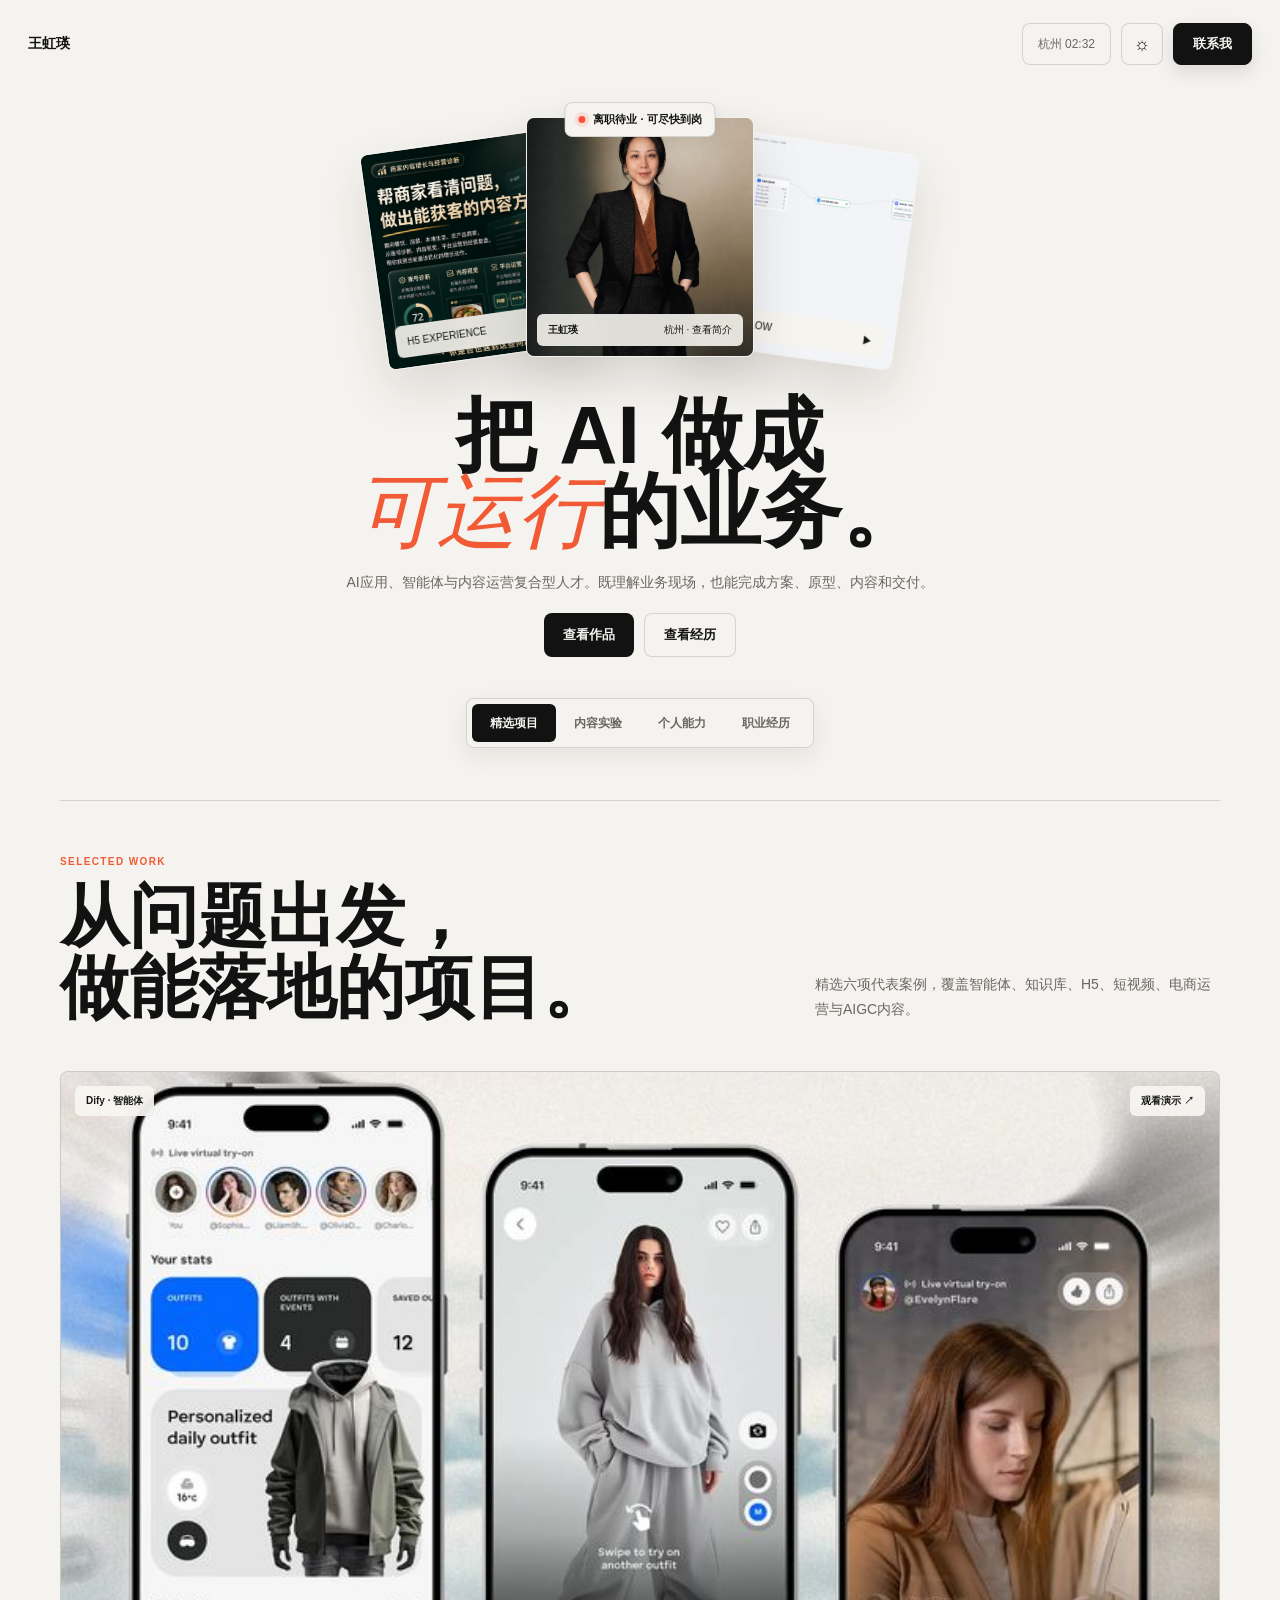
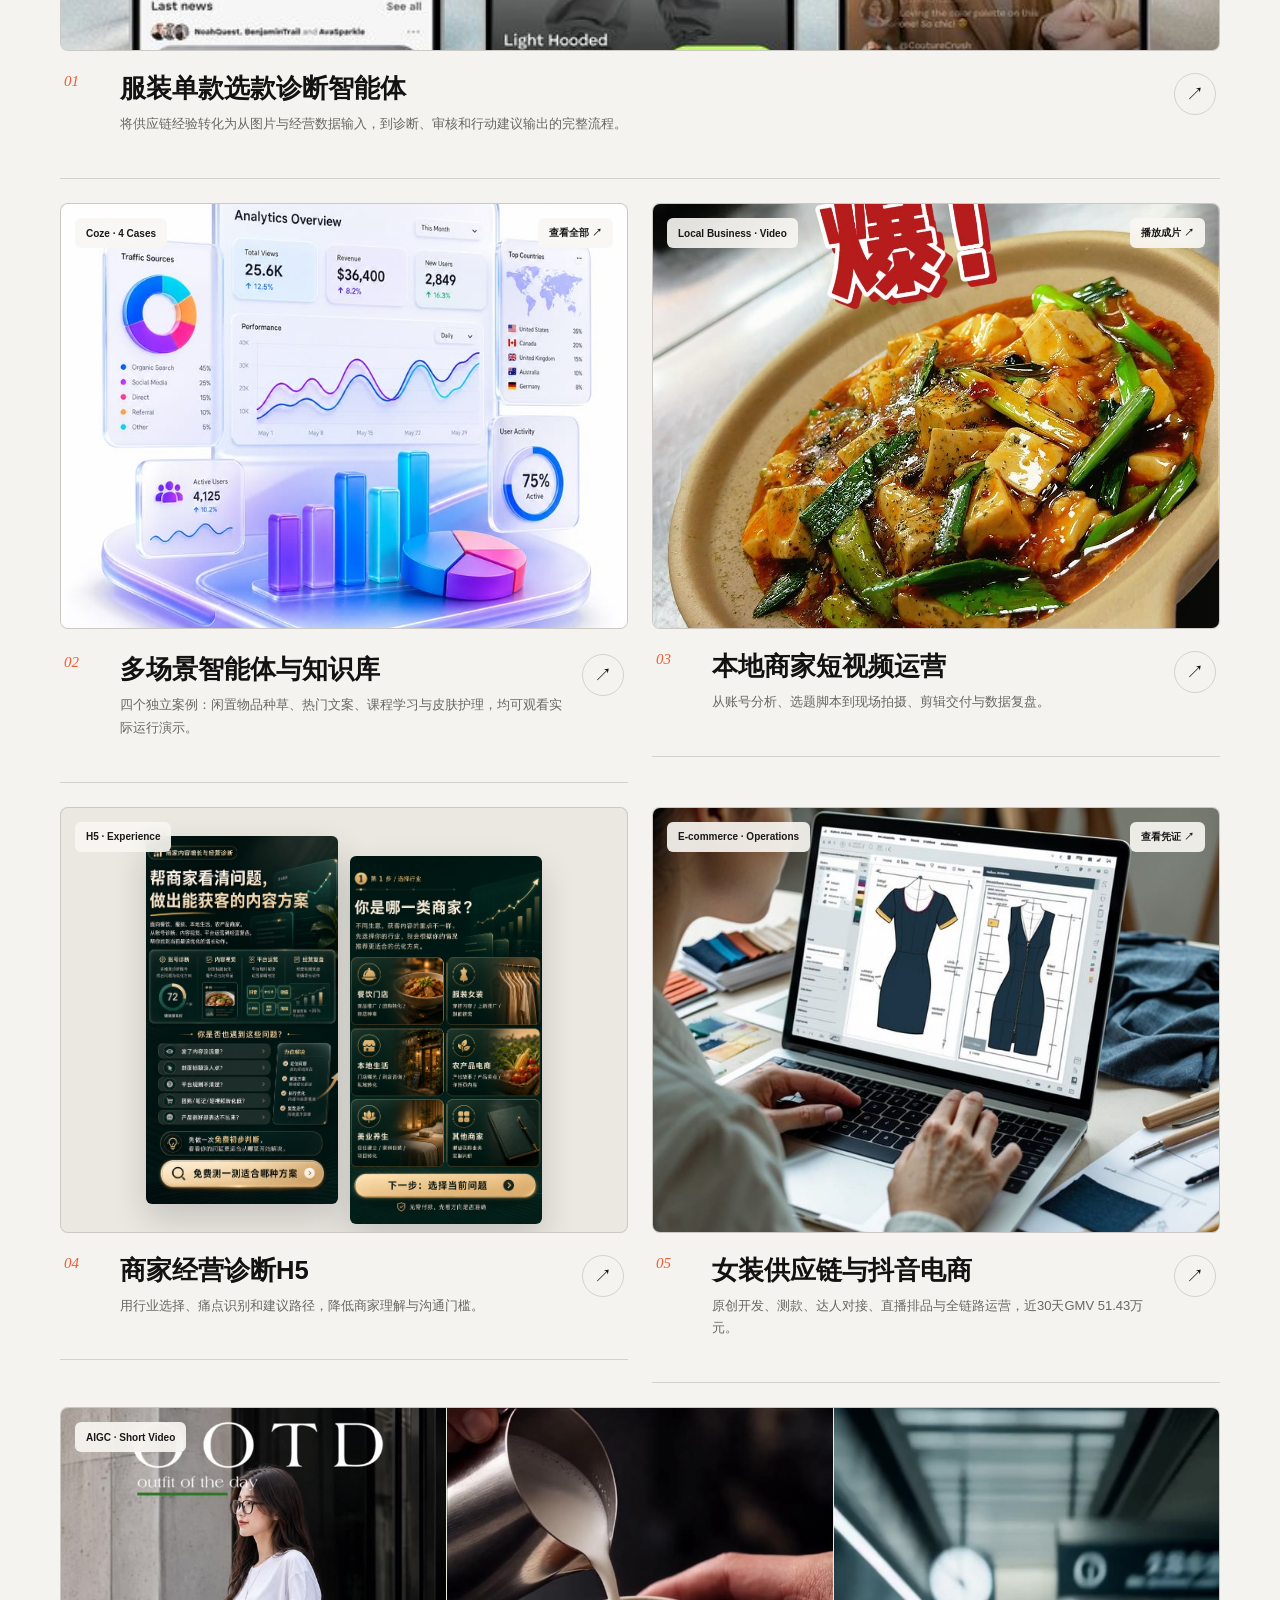
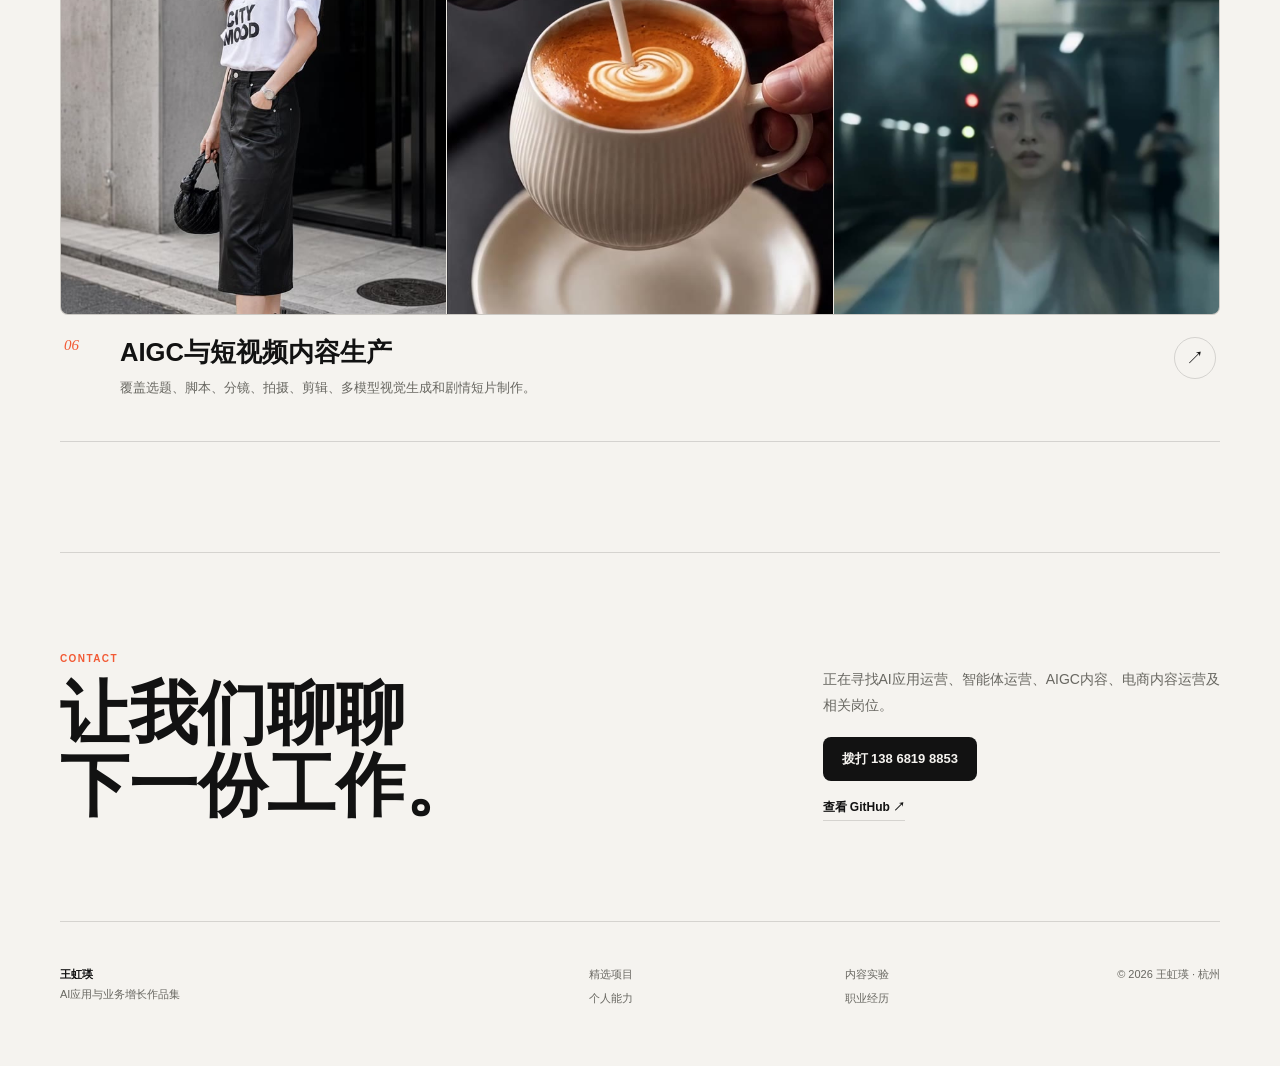
<file: index.html>
<!doctype html>
<html lang="zh-CN">
  <head>
    <meta charset="UTF-8" />
    <meta name="viewport" content="width=device-width, initial-scale=1.0" />
    <meta name="description" content="王虹瑛的AI应用、智能体、AIGC内容、电商运营与短视频作品集。" />
    <meta name="theme-color" content="#f5f3ef" />
    <title>王虹瑛｜AI应用与业务增长</title>
    <link rel="stylesheet" href="styles.css?v=11" />
  </head>
  <body>
    <a class="skip-link" href="#main">跳到主要内容</a>

    <header class="site-header" id="siteHeader">
      <a class="brand" href="#top" aria-label="返回首页">王虹瑛</a>
      <div class="header-actions">
        <span class="china-time" id="chinaTime" aria-label="中国标准时间">杭州 00:00</span>
        <button class="icon-button" id="themeToggle" type="button" aria-label="切换深浅色模式" title="切换深浅色模式"><span aria-hidden="true">☼</span></button>
        <a class="contact-button" href="tel:13868198853">联系我</a>
      </div>
    </header>

    <main id="main">
      <section class="hero" id="top" aria-labelledby="heroTitle">
        <div class="hero-collage reveal" aria-label="王虹瑛与代表项目拼贴">
          <button class="collage-card collage-left" type="button" data-gallery="h5" aria-label="查看商家经营诊断H5案例">
            <img src="assets/images/h5-home.png" alt="商家经营诊断H5" />
            <span class="collage-card-caption">H5 EXPERIENCE <i>↗</i></span>
          </button>
          <button class="collage-card collage-center" type="button" data-tab-target="profile" aria-label="查看王虹瑛个人能力">
            <img src="assets/images/portrait.jpg" alt="王虹瑛商务肖像" />
            <span class="collage-card-caption"><strong>王虹瑛</strong><span>杭州 · 查看简介</span></span>
          </button>
          <button class="collage-card collage-right" type="button" data-video="assets/videos/dify-demo.mp4" data-title="服装单款选款诊断智能体演示" aria-label="播放Dify服装诊断工作流演示">
            <img src="assets/images/dify-workflow.png" alt="Dify服装诊断工作流" />
            <span class="collage-card-caption">AI WORKFLOW <i>▶</i></span>
          </button>
          <span class="availability"><i></i> 离职待业 · 可尽快到岗</span>
        </div>

        <div class="hero-copy reveal">
          <h1 id="heroTitle">把 AI 做成<br /><em>可运行</em>的业务。</h1>
          <p>AI应用、智能体与内容运营复合型人才。既理解业务现场，也能完成方案、原型、内容和交付。</p>
          <div class="hero-actions">
            <button class="button button-dark" type="button" data-tab-target="work">查看作品</button>
            <button class="button button-light" type="button" data-tab-target="experience">查看经历</button>
          </div>
        </div>
      </section>

      <section class="portfolio-sections" aria-labelledby="sectionTabsTitle">
        <h2 class="sr-only" id="sectionTabsTitle">作品集栏目</h2>
        <div class="section-tabs" role="tablist" aria-label="作品集栏目">
          <button class="section-tab is-active" id="tab-work" role="tab" aria-selected="true" aria-controls="panel-work" data-tab="work">精选项目</button>
          <button class="section-tab" id="tab-explorations" role="tab" aria-selected="false" aria-controls="panel-explorations" data-tab="explorations">内容实验</button>
          <button class="section-tab" id="tab-profile" role="tab" aria-selected="false" aria-controls="panel-profile" data-tab="profile">个人能力</button>
          <button class="section-tab" id="tab-experience" role="tab" aria-selected="false" aria-controls="panel-experience" data-tab="experience">职业经历</button>
        </div>

        <div class="tab-panels">
          <section class="tab-panel is-active" id="panel-work" role="tabpanel" aria-labelledby="tab-work" tabindex="0">
            <div class="panel-heading reveal">
              <div><p class="eyebrow">SELECTED WORK</p><h2>从问题出发，<br />做能落地的项目。</h2></div>
              <p>精选六项代表案例，覆盖智能体、知识库、H5、短视频、电商运营与AIGC内容。</p>
            </div>

            <div class="work-grid">
              <article class="work-card work-card-large reveal">
                <div class="work-media">
                  <img src="assets/images/cover-fashion-agent.jpg" alt="服装单款选款诊断智能体案例封面" loading="lazy" />
                  <span class="media-label">Dify · 智能体</span>
                  <button class="media-link" type="button" data-video="assets/videos/dify-demo.mp4" data-title="服装单款选款诊断智能体演示">观看演示 ↗</button>
                </div>
                <div class="work-copy"><span>01</span><div><h3>服装单款选款诊断智能体</h3><p>将供应链经验转化为从图片与经营数据输入，到诊断、审核和行动建议输出的完整流程。</p></div><button class="arrow-button" type="button" data-gallery="dify" aria-label="查看服装诊断工作流截图">↗</button></div>
              </article>

              <article class="work-card reveal">
                <button class="work-media media-agent-cover" type="button" data-agent-showcase aria-label="查看四个多场景智能体演示">
                  <img src="assets/images/cover-ai-agents.jpg" alt="多场景智能体与知识库案例封面" loading="lazy" />
                  <span class="media-label">Coze · 4 Cases</span>
                  <span class="media-link">查看全部 ↗</span>
                </button>
                <div class="work-copy"><span>02</span><div><h3>多场景智能体与知识库</h3><p>四个独立案例：闲置物品种草、热门文案、课程学习与皮肤护理，均可观看实际运行演示。</p></div><button class="arrow-button" type="button" data-agent-showcase aria-label="查看四个智能体案例">↗</button></div>
              </article>

              <article class="work-card reveal">
                <div class="work-media">
                  <img src="assets/images/merchant-video-cover.jpg" alt="本地餐饮商家短视频" loading="lazy" />
                  <span class="media-label">Local Business · Video</span>
                  <button class="media-link" type="button" data-video="assets/videos/merchant-demo.mp4" data-title="本地餐饮商家短视频成片">播放成片 ↗</button>
                </div>
                <div class="work-copy"><span>03</span><div><h3>本地商家短视频运营</h3><p>从账号分析、选题脚本到现场拍摄、剪辑交付与数据复盘。</p></div><button class="arrow-button" type="button" data-proof="assets/images/proof-video.png" data-title="本地商家短视频实测数据">↗</button></div>
              </article>

              <article class="work-card reveal">
                <div class="work-media media-h5">
                  <img src="assets/images/h5-home.png" alt="商家经营诊断H5首页" loading="lazy" />
                  <img src="assets/images/h5-industry.png" alt="商家经营诊断H5行业选择页" loading="lazy" />
                  <span class="media-label">H5 · Experience</span>
                </div>
                <div class="work-copy"><span>04</span><div><h3>商家经营诊断H5</h3><p>用行业选择、痛点识别和建议路径，降低商家理解与沟通门槛。</p></div><button class="arrow-button" type="button" data-gallery="h5" aria-label="查看H5完整页面">↗</button></div>
              </article>

              <article class="work-card reveal">
                <div class="work-media media-fashion-cover">
                  <img src="assets/images/cover-fashion-commerce.jpg" alt="女装供应链与抖音电商案例封面" loading="lazy" />
                  <span class="media-label">E-commerce · Operations</span>
                  <button class="media-link" type="button" data-gallery="sales-stages">查看凭证 ↗</button>
                </div>
                <div class="work-copy"><span>05</span><div><h3>女装供应链与抖音电商</h3><p>原创开发、测款、达人对接、直播排品与全链路运营，近30天GMV 51.43万元。</p></div><button class="arrow-button" type="button" data-gallery="sales-stages" aria-label="查看电商经营数据">↗</button></div>
              </article>

              <article class="work-card work-card-wide reveal">
                <div class="work-media media-strip">
                  <img src="assets/portfolio/posters/womenswear-ai-01.jpg" alt="AIGC女装内容" loading="lazy" />
                  <img src="assets/portfolio/posters/coffee-ai.jpg" alt="AIGC咖啡内容" loading="lazy" />
                  <img src="assets/portfolio/posters/thriller-short-film.jpg" alt="原创惊悚短剧" loading="lazy" />
                  <span class="media-label">AIGC · Short Video</span>
                </div>
                <div class="work-copy"><span>06</span><div><h3>AIGC与短视频内容生产</h3><p>覆盖选题、脚本、分镜、拍摄、剪辑、多模型视觉生成和剧情短片制作。</p></div><button class="arrow-button" type="button" data-tab-target="explorations" aria-label="浏览全部视频作品">↗</button></div>
              </article>
            </div>
          </section>

          <section class="tab-panel" id="panel-explorations" role="tabpanel" aria-labelledby="tab-explorations" tabindex="0" hidden>
            <div class="panel-heading compact reveal"><div><p class="eyebrow">EXPLORATIONS · 19 VIDEOS</p><h2>内容实验</h2></div><p>拍摄、剪辑、AIGC与剧情创作。点击作品即可播放完整视频。</p></div>
            <div class="portfolio-filters" role="group" aria-label="筛选作品类别">
              <button class="portfolio-filter is-active" type="button" data-work-filter="all">全部 <span>19</span></button>
              <button class="portfolio-filter" type="button" data-work-filter="food">餐饮美食 <span>11</span></button>
              <button class="portfolio-filter" type="button" data-work-filter="womenswear">女装服饰 <span>3</span></button>
              <button class="portfolio-filter" type="button" data-work-filter="jewelry">珠宝 <span>1</span></button>
              <button class="portfolio-filter" type="button" data-work-filter="basketball">少儿运动 <span>1</span></button>
              <button class="portfolio-filter" type="button" data-work-filter="talking">人物口播 <span>2</span></button>
              <button class="portfolio-filter" type="button" data-work-filter="shortfilm">剧情短片 <span>1</span></button>
            </div>
            <div class="portfolio-grid" id="portfolioGrid" aria-live="polite"></div>
          </section>

          <section class="tab-panel" id="panel-profile" role="tabpanel" aria-labelledby="tab-profile" tabindex="0" hidden>
            <div class="profile-gallery reveal">
              <figure class="profile-photo-main"><img src="assets/images/portrait.jpg" alt="王虹瑛个人肖像" /></figure>
              <figure><img src="assets/images/dify-input.png" alt="服装诊断应用输入界面" loading="lazy" /></figure>
              <figure><img src="assets/portfolio/posters/chunjiang-beef.jpg" alt="本地餐饮拍摄作品" loading="lazy" /></figure>
              <div class="profile-dots" aria-hidden="true"><span></span><span></span><span></span></div>
            </div>
            <div class="profile-intro reveal">
              <div><p class="eyebrow">PROFILE</p><h2>你好，我是王虹瑛。</h2><p class="profile-lead">一名既懂业务经营，也能把AI工具变成实际方案的复合型运营人才。</p></div>
              <div class="profile-story"><p>我拥有服装供应链、电商运营、商家服务与团队管理经验。近年持续实践Dify、扣子、知识库、AIGC和H5，将真实行业经验沉淀为可运行的应用原型与内容产品。</p><p>我擅长站在经营者和用户两端思考：先把问题说清楚，再选择合适的工具，完成从需求梳理、方案设计到测试交付的全过程。</p></div>
            </div>
            <div class="principles reveal">
              <article><span>01</span><h3>业务理解</h3><p>先找到真实问题，再决定是否需要AI。</p></article>
              <article><span>02</span><h3>完整交付</h3><p>从方案、原型到内容和演示，形成可验证结果。</p></article>
              <article><span>03</span><h3>内容审美</h3><p>兼顾信息表达、视觉质感与实际转化目标。</p></article>
              <article><span>04</span><h3>持续复盘</h3><p>根据使用反馈和数据表现调整执行链路。</p></article>
            </div>
            <div class="toolkit reveal"><span>工具与能力</span><p>ChatGPT · Claude · Gemini · DeepSeek · Dify · Coze · MidJourney · Stable Diffusion · 剪映 · HTML/CSS · GitHub</p></div>
          </section>

          <section class="tab-panel" id="panel-experience" role="tabpanel" aria-labelledby="tab-experience" tabindex="0" hidden>
            <div class="experience-heading reveal"><div><p class="eyebrow">EXPERIENCE</p><h2>经历与成果</h2></div><p>长期经营经验与AI应用能力交汇，理解业务，也能推动执行。</p></div>
            <div class="experience-metrics reveal">
              <div><strong>13+</strong><span>年服装与商品经验</span></div>
              <div><strong>4</strong><span>年腾讯生态微店运营</span></div>
              <div><strong>51.43万</strong><span>女装项目近30天GMV</span></div>
              <div><strong>19</strong><span>支公开内容作品</span></div>
            </div>
            <div class="timeline reveal">
              <div class="timeline-start"><span>职业起点</span><strong>2010</strong></div>
              <article><div class="timeline-date"><span>长期实践</span><small>服装与电商</small></div><div><p class="timeline-type">SUPPLY CHAIN / E-COMMERCE</p><h3>女装供应链与抖音电商</h3><p>原创设计开发、选面料、制版改版、样衣大货、选款测款、达人对接、直播排品、主播培训与售后管理。</p><ul><li>原创单品类目TOP2 / TOP8</li><li>多阶段成交11.28–15.58万元</li></ul></div></article>
              <article><div class="timeline-date"><span>4年</span><small>腾讯生态</small></div><div><p class="timeline-type">PLATFORM OPERATIONS</p><h3>微店运营经理</h3><p>负责商家拓展与对接、产品定位包装、平台活动、直播协同和销售转化，推动商家从入驻到持续经营。</p></div></article>
              <article><div class="timeline-date"><span>2025 — 至今</span><small>AI应用</small></div><div><p class="timeline-type">AI APPLICATIONS / CONTENT</p><h3>AI应用与AIGC项目实践</h3><p>独立完成智能体、知识库、工作流、H5原型、图文视频内容及本地商家项目。</p><ul><li>Dify与扣子智能体原型</li><li>19支短视频与AIGC作品</li></ul></div></article>
            </div>
            <div class="credentials reveal">
              <div><p class="eyebrow">CREDENTIALS</p><h2>专业资质</h2><p>AI智能体应用开发工程师高级专业技术证书，以及人工智能与创业智慧课程认证。</p><button class="button button-dark" type="button" data-gallery="certificates">查看证书</button></div>
              <button class="certificate-preview" type="button" data-gallery="certificates" aria-label="查看专业证书"><img src="assets/images/certificate-ai-agent.png" alt="AI智能体应用开发工程师高级专业技术证书" loading="lazy" /></button>
            </div>
          </section>
        </div>
      </section>

      <section class="contact-section" id="contact">
        <div><p class="eyebrow">CONTACT</p><h2>让我们聊聊<br />下一份工作。</h2></div>
        <div class="contact-copy"><p>正在寻找AI应用运营、智能体运营、AIGC内容、电商内容运营及相关岗位。</p><a class="button button-dark" href="tel:13868198853">拨打 138 6819 8853</a><a class="text-link" href="https://github.com/wanghongying1008/ai-portfolio" target="_blank" rel="noreferrer">查看 GitHub ↗</a></div>
      </section>
    </main>

    <footer class="site-footer">
      <div><strong>王虹瑛</strong><span>AI应用与业务增长作品集</span></div>
      <nav aria-label="页脚导航"><button type="button" data-tab-target="work">精选项目</button><button type="button" data-tab-target="explorations">内容实验</button><button type="button" data-tab-target="profile">个人能力</button><button type="button" data-tab-target="experience">职业经历</button></nav>
      <p>© 2026 王虹瑛 · 杭州</p>
    </footer>

    <dialog class="media-modal" id="mediaModal" aria-labelledby="modalTitle">
      <div class="modal-bar"><h2 id="modalTitle">项目预览</h2><button class="modal-close" type="button" aria-label="关闭">×</button></div>
      <div class="modal-body" id="modalBody"></div>
    </dialog>

    <script src="script.js?v=10"></script>
  </body>
</html>
</file>
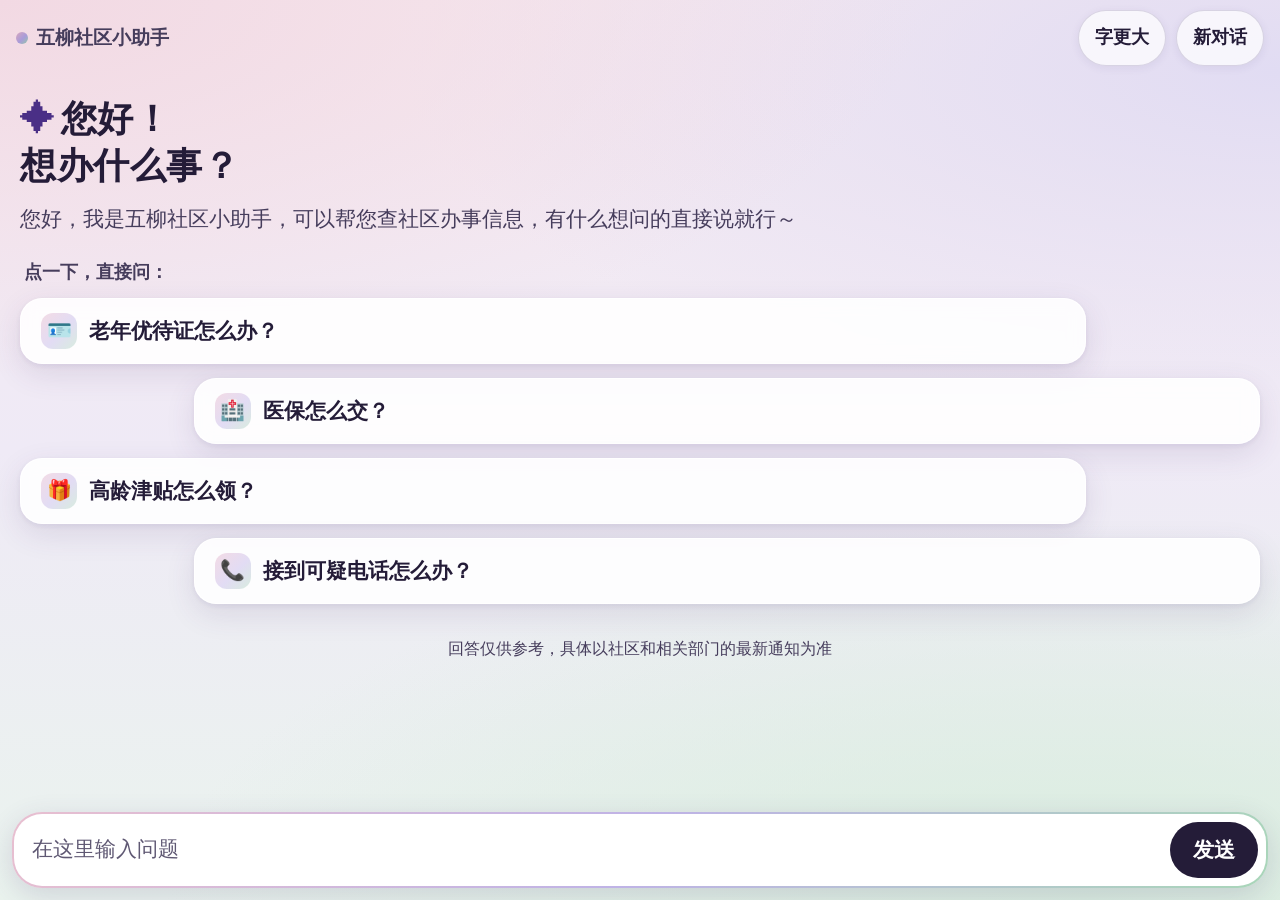
<file: wuliu/index.html>
<!doctype html>
<html lang="zh-CN">
<head>
<meta charset="utf-8">
<meta name="viewport" content="width=device-width, initial-scale=1, viewport-fit=cover">
<meta name="format-detection" content="telephone=no">
<meta name="robots" content="noindex, nofollow, noarchive">
<meta name="referrer" content="no-referrer">
<meta name="theme-color" content="#f6eaf0">
<title>五柳社区小助手</title>
<!--
  五柳社区小助手 · 手机端 H5 聊天页（单文件，无第三方依赖）
  - 不含任何 Token：页面只调用你自己的代理地址 PROXY_URL，Token 只保存在代理的环境变量里。
  - 页面只认代理的“统一协议”，后台是扣子还是 Dify 由代理的 BACKEND 决定，页面不用改：
      请求  POST PROXY_URL  {"text","conversation_id","user_id"}
      返回  SSE：{type:'status'|'delta'|'replace'|'done'|'error', text?, conversationId?, code?, message?}
  - 不公开：noindex，不在作品集首页挂入口，只分享链接/二维码。
  - 打开即显示开场白 + 4 个推荐问题（本地渲染，不需要先发“你好”）。
  - 回答里的出处链接：点开先弹出提示，再在新窗口打开；对话记录自动保存在本机，返回后仍在。
  - 未配置代理地址，或地址后加 ?demo=1 时，进入“演示模式”（本地模拟回答，不连小助手）。
-->
<style>
  /* v2 视觉：柔和粉/紫/绿渐变（低饱和），深墨色文字，保证对比度 ≥ WCAG AA */
  :root{
    --fs: 21px;
    --ink:#241c38;        /* 主文字 */
    --ink-2:#463d5c;      /* 次要文字 */
    --accent:#4a2f86;     /* 链接、强调 */
    --user-bg:#463a75;    /* 用户气泡 */
    --card:rgba(255,255,255,.88);
    --warn:#8a2a1c;
    --shadow: 0 10px 30px rgba(70,52,110,.12), 0 2px 6px rgba(70,52,110,.08);
  }
  html.big{ --fs: 25px; }
  *{ box-sizing:border-box; -webkit-tap-highlight-color: transparent; }
  html,body{ margin:0; height:100%; }
  body{
    font-family: -apple-system, "PingFang SC", "Microsoft YaHei", "Noto Sans CJK SC", "Source Han Sans SC", sans-serif;
    font-size: var(--fs); line-height:1.65; color:var(--ink);
    display:flex; flex-direction:column; height:100dvh; min-height:100%;
    -webkit-text-size-adjust:100%; text-size-adjust:100%;
    background:#f3eef4;
  }
  /* 背景渐变层：粉 → 淡紫 → 薄荷绿，均为低饱和浅色 */
  body::before{
    content:""; position:fixed; inset:0; z-index:-1;
    background:
      radial-gradient(120% 70% at 0% 0%, #f2d9e3 0%, rgba(242,217,227,0) 60%),
      radial-gradient(110% 60% at 100% 8%, #e1dcf3 0%, rgba(225,220,243,0) 62%),
      radial-gradient(120% 70% at 85% 100%, #d9ecdf 0%, rgba(217,236,223,0) 60%),
      linear-gradient(180deg, #f6eaf0 0%, #efeaf6 50%, #eaf3ee 100%);
  }
  header{
    flex:none; padding: calc(10px + env(safe-area-inset-top)) 16px 4px;
    display:flex; align-items:center; gap:10px;
  }
  header .brand{ flex:1; min-width:0; font-size:19px; font-weight:700; color:var(--ink-2);
    white-space:nowrap; overflow:hidden; text-overflow:ellipsis; display:flex; align-items:center; gap:8px; }
  header .brand .dot{ width:12px; height:12px; border-radius:50%; flex:none;
    background:linear-gradient(135deg,#d9a7bd,#a99bd9 55%,#94c8a8); }
  header button{
    flex:none; font:inherit; font-size:18px; font-weight:700; color:var(--ink);
    background:rgba(255,255,255,.72); border:1px solid rgba(70,52,110,.18); border-radius:999px;
    padding:0 16px; min-height:56px; min-width:56px; box-shadow:0 2px 8px rgba(70,52,110,.08);
  }
  .demo-bar{ flex:none; margin:4px 16px 0; padding:8px 14px; border-radius:14px; display:none;
    background:rgba(255,248,220,.92); color:#4d3800; font-size:17px; }
  .demo .demo-bar{ display:block; }
  main{ flex:1; overflow-y:auto; -webkit-overflow-scrolling:touch; padding:8px 16px 20px; }

  /* 首屏问候 */
  .hero{ padding:18px 4px 8px; }
  .hero .hi{ margin:0; font-size:36px; line-height:1.3; font-weight:800; letter-spacing:.5px; color:var(--ink); }
  html.big .hero .hi{ font-size:40px; }
  .hero .hi .spark{ color:var(--accent); font-weight:400; margin-right:4px; }
  .hero .welcome{ margin:12px 0 0; color:var(--ink-2); }
  .suggest-title{ margin:22px 4px 10px; font-size:18px; font-weight:700; color:var(--ink-2); }
  html.big .suggest-title{ font-size:21px; }
  .suggest{ display:flex; flex-direction:column; gap:14px; padding-bottom:6px; }
  .suggest button{
    font:inherit; font-weight:700; color:var(--ink); text-align:left;
    background:var(--card); border:1px solid rgba(255,255,255,.9); border-radius:22px;
    padding:14px 20px; min-height:64px; width:86%; box-shadow:var(--shadow);
    display:flex; align-items:center; gap:12px;
    backdrop-filter: blur(8px); -webkit-backdrop-filter: blur(8px);
    transition: transform .15s ease;
  }
  .suggest button:nth-child(even){ align-self:flex-end; }
  html.big .suggest button{ width:96%; padding:12px 16px; }
  .suggest button .ic{ flex:none; width:36px; height:36px; border-radius:12px; display:flex; align-items:center; justify-content:center;
    font-size:20px; background:linear-gradient(135deg,#f3dbe5,#e2dcf4 55%,#d8ecdf); }
  .suggest button:active{ transform:scale(.98); }
  .suggest button:disabled{ opacity:.6; }

  /* 对话 */
  .row{ display:flex; margin:16px 0; }
  .row.user{ justify-content:flex-end; }
  .bubble{ max-width:90%; padding:14px 18px; border-radius:22px; word-break:break-word; overflow-wrap:anywhere; }
  .bot .bubble{ background:rgba(255,255,255,.94); box-shadow:var(--shadow); border-top-left-radius:8px; }
  .bot .bubble .who{ display:block; font-size:16px; font-weight:700; color:var(--ink-2); margin-bottom:4px; }
  html.big .bot .bubble .who{ font-size:19px; }
  .user .bubble{ background:var(--user-bg); color:#fff; border-top-right-radius:8px; white-space:pre-wrap; box-shadow:0 6px 18px rgba(70,58,117,.25); }
  .bubble p{ margin:0 0 .5em; } .bubble p:last-child{ margin-bottom:0; }
  .bubble ul,.bubble ol{ margin:.3em 0 .5em; padding-left:1.4em; }
  .bubble li{ margin:.2em 0; }
  .bubble h3{ font-size:calc(var(--fs) + 1px); margin:.4em 0 .3em; }
  .bubble strong{ font-weight:800; }
  .bubble a{ color:var(--accent); font-weight:700; text-decoration:underline; text-underline-offset:3px; word-break:break-all;
    display:inline-block; padding:6px 0; min-height:44px; }
  .bubble a::after{ content:" ↗"; }
  .bubble code{ background:#efeaf6; padding:0 4px; border-radius:4px; font-size:.92em; }
  .bubble blockquote{ margin:0 0 .6em; padding:8px 12px; border-left:5px solid var(--accent); background:#f4f0f9; border-radius:10px; color:var(--ink-2); }
  .bubble hr{ border:0; border-top:1px solid #ddd6e8; margin:.6em 0; }
  .status{ color:var(--ink-2); }
  .dots::after{ content:"…"; animation: blink 1.2s infinite; }
  @keyframes blink{ 50%{ opacity:.2; } }
  .err{ color:var(--warn); font-weight:700; }
  .retry{ display:inline-block; margin-top:10px; font:inherit; font-weight:700; padding:0 20px; border-radius:999px;
    border:2px solid var(--warn); background:#fff; color:var(--warn); min-height:56px; }
  .tip{ text-align:center; color:var(--ink-2); font-size:16px; margin:18px 0 0; }
  html.big .tip{ font-size:19px; }

  /* 底部圆角输入栏 */
  footer{ flex:none; padding:8px 12px calc(12px + env(safe-area-inset-bottom)); }
  .composer{
    display:flex; align-items:flex-end; gap:8px; padding:8px 8px 8px 18px; border-radius:30px;
    background:rgba(255,255,255,.95); box-shadow:0 8px 28px rgba(70,52,110,.16);
    border:2px solid transparent;
    background-image: linear-gradient(#fff,#fff), linear-gradient(120deg,#e8bfd0,#bfb3e6 50%,#a9d6b9);
    background-origin:border-box; background-clip:padding-box, border-box;
  }
  .composer:focus-within{ box-shadow:0 0 0 3px rgba(74,47,134,.35), 0 8px 28px rgba(70,52,110,.16); }
  .composer textarea{
    flex:1; font:inherit; color:var(--ink); resize:none; min-height:56px; max-height:150px;
    border:0; outline:0; background:transparent; padding:12px 0; line-height:1.4;
  }
  .composer textarea::placeholder{ color:#5f5873; opacity:1; }
  .composer button{
    flex:none; font:inherit; font-weight:800; color:#fff; background:var(--ink); border:0;
    border-radius:999px; min-width:88px; min-height:56px; padding:0 18px;
  }
  .composer button:disabled{ background:#5f5873; }

  /* 出处链接弹层 */
  .mask{ position:fixed; inset:0; background:rgba(36,28,56,.45); display:none; align-items:flex-end; z-index:10; }
  .mask.show{ display:flex; }
  .sheet{ width:100%; background:#fff; border-radius:28px 28px 0 0; padding:22px 18px calc(18px + env(safe-area-inset-bottom)); }
  .sheet h2{ margin:0 0 8px; font-size:calc(var(--fs) + 2px); }
  .sheet .url{ color:var(--ink-2); font-size:18px; word-break:break-all; margin:0 0 12px;
    background:#f4f1f8; border-radius:14px; padding:10px 12px; max-height:6em; overflow:auto; }
  .sheet .hint{ margin:0 0 12px; color:var(--ink); }
  .sheet button{ display:block; width:100%; font:inherit; font-weight:800; min-height:58px; border-radius:999px; margin-top:10px; }
  .sheet .primary{ background:var(--ink); color:#fff; border:0; }
  .sheet .secondary{ background:#fff; color:var(--accent); border:2px solid var(--accent); }
  .sheet .plain{ background:#f4f1f8; color:var(--ink); border:0; }
  .toast{ position:fixed; left:50%; bottom:120px; transform:translateX(-50%); background:rgba(36,28,56,.92); color:#fff;
    padding:12px 18px; border-radius:16px; font-size:18px; z-index:20; display:none; max-width:88%; text-align:center; }
  .toast.show{ display:block; }
</style>
</head>
<body>
<header>
  <div class="brand"><span class="dot" aria-hidden="true"></span>五柳社区小助手</div>
  <button id="btnFont" type="button" aria-label="切换字号">字更大</button>
  <button id="btnNew" type="button" aria-label="开始新对话">新对话</button>
</header>
<div class="demo-bar">演示模式：还没连上小助手，下面的回答是模拟的。</div>

<main id="chat" aria-live="polite"></main>

<footer>
  <div class="composer">
    <textarea id="input" rows="1" maxlength="300" placeholder="在这里输入问题" aria-label="输入问题"></textarea>
    <button id="btnSend" type="button">发送</button>
  </div>
</footer>

<div class="mask" id="linkMask" role="dialog" aria-modal="true" aria-labelledby="sheetTitle">
  <div class="sheet">
    <h2 id="sheetTitle">打开出处网页</h2>
    <p class="url" id="sheetUrl"></p>
    <p class="hint">网页会在<strong>新页面</strong>打开。看完后点左上角的<strong>“返回”箭头 ←</strong>，就能回到这里，聊天记录不会丢。（微信里不要点“×”，那会关掉整个页面；关掉了也没关系，重新扫码打开，聊天记录还在。）</p>
    <button class="primary" id="sheetOpen" type="button">打开网页</button>
    <button class="secondary" id="sheetCopy" type="button">复制链接</button>
    <button class="plain" id="sheetCancel" type="button">取消</button>
  </div>
</div>
<div class="toast" id="toast"></div>

<script>
(function () {
  'use strict';

  /* ========== 配置（部署时只改这里） ========== */
  var PROXY_URL = 'https://1435975370-3dyfewhjdc.ap-shanghai.tencentscf.com/chat';   // 你的代理地址（不是扣子 Token！）
  var WELCOME = '您好，我是五柳社区小助手，可以帮您查社区办事信息，有什么想问的直接说就行～';
  var SUGGESTIONS = ['老年优待证怎么办？', '医保怎么交？', '高龄津贴怎么领？', '接到可疑电话怎么办？'];
  var STORE_KEY = 'wuliu_chat_v1';
  var STORE_TTL_MS = 12 * 60 * 60 * 1000;   // 对话记录在本机保留 12 小时
  var REQUEST_TIMEOUT_MS = 120000;
  /* ============================================ */

  var params = new URLSearchParams(location.search);
  var DEMO = params.get('demo') === '1' || /YOUR-PROXY/.test(PROXY_URL);
  if (DEMO) { document.body.classList.add('demo'); STORE_KEY += '_demo'; }

  var $chat = document.getElementById('chat');
  var $input = document.getElementById('input');
  var $send = document.getElementById('btnSend');
  var busy = false;
  var state = loadState();

  /* ---------- 存储：保证点开出处再回来，对话还在 ---------- */
  function randomId(prefix) {
    var a = new Uint8Array(12);
    (window.crypto || window.msCrypto).getRandomValues(a);
    return prefix + Array.prototype.map.call(a, function (b) { return ('0' + b.toString(16)).slice(-2); }).join('');
  }
  // 本机用户 ID：长期保存，只用来区分不同手机（Dify 需要），不含个人信息
  var USER_ID = (function () {
    try { var u = localStorage.getItem('wuliu_uid'); if (u) return u; u = randomId('u_'); localStorage.setItem('wuliu_uid', u); return u; }
    catch (e) { return randomId('u_'); }
  })();
  function loadState() {
    try {
      var s = JSON.parse(localStorage.getItem(STORE_KEY) || 'null');
      if (s && Array.isArray(s.messages) && Date.now() - (s.savedAt || 0) < STORE_TTL_MS) return s;
    } catch (e) {}
    return { conversationId: '', messages: [], savedAt: Date.now() };
  }
  function saveState() {
    state.savedAt = Date.now();
    try { localStorage.setItem(STORE_KEY, JSON.stringify(state)); } catch (e) {}
  }
  window.addEventListener('pagehide', saveState);
  document.addEventListener('visibilitychange', function () { if (document.hidden) saveState(); });

  /* ---------- 安全的简易 Markdown 渲染（只允许 http/https 链接） ---------- */
  function esc(s) {
    return String(s).replace(/&/g, '&amp;').replace(/</g, '&lt;').replace(/>/g, '&gt;').replace(/"/g, '&quot;').replace(/'/g, '&#39;');
  }
  function safeUrl(u) {
    try { var x = new URL(u); return (x.protocol === 'http:' || x.protocol === 'https:') ? x.href : null; } catch (e) { return null; }
  }
  function link(url, text) {
    var u = safeUrl(url);
    if (!u) return esc(text);
    return '<a href="' + esc(u) + '" target="_blank" rel="noopener noreferrer" data-src-link="1">' + esc(text) + '</a>';
  }
  // 裸网址又长又难读：显示成「打开出处网页（域名）」，完整地址在点开后的确认层里展示
  function bareLabel(u) {
    try { return '打开出处网页（' + new URL(u).hostname.replace(/^www\./, '') + '）'; } catch (e) { return u; }
  }
  function inline(raw) {
    // 先抽出链接，避免被转义/误伤
    var slots = [];
    function keep(html) { slots.push(html); return '\u0000' + (slots.length - 1) + '\u0000'; }
    var s = raw
      .replace(/\[([^\]\n]{1,200})\]\((https?:\/\/[^\s)]+)\)/g, function (_, t, u) { return keep(link(u, t)); })
      .replace(/<(https?:\/\/[^\s>]+)>/g, function (_, u) { return keep(link(u, u)); })
      .replace(/https?:\/\/[^\s<>"'）)\]，。；、]+/g, function (u) { return keep(link(u, bareLabel(u))); });
    s = esc(s)
      .replace(/\*\*([^*\n]+)\*\*/g, '<strong>$1</strong>')
      .replace(/`([^`\n]+)`/g, '<code>$1</code>');
    return s.replace(/\u0000(\d+)\u0000/g, function (_, i) { return slots[+i]; });
  }
  function renderMarkdown(md) {
    var lines = String(md || '').replace(/\r\n?/g, '\n').split('\n');
    var out = [], list = null, para = [], quote = [];
    function flushQuote() { if (quote.length) { out.push('<blockquote>' + quote.map(inline).join('<br>') + '</blockquote>'); quote = []; } }
    function flushPara(keepQuote) { if (!keepQuote) flushQuote(); if (para.length) { out.push('<p>' + para.map(inline).join('<br>') + '</p>'); para = []; } }
    function flushList() { if (list) { out.push('<' + list.tag + '>' + list.items.map(function (i) { return '<li>' + inline(i) + '</li>'; }).join('') + '</' + list.tag + '>'); list = null; } }
    lines.forEach(function (line) {
      var m;
      if (/^\s*$/.test(line)) { flushPara(); flushList(); return; }
      if (/^\s*(-{3,}|\*{3,})\s*$/.test(line)) { flushPara(); flushList(); out.push('<hr>'); return; }
      if ((m = line.match(/^\s*>\s?(.*)$/))) { flushPara(true); flushList(); quote.push(m[1]); return; }
      if ((m = line.match(/^\s*#{1,6}\s+(.*)$/))) { flushPara(); flushList(); out.push('<h3>' + inline(m[1]) + '</h3>'); return; }
      if ((m = line.match(/^\s*[-*•]\s+(.*)$/))) { flushPara(); if (!list || list.tag !== 'ul') { flushList(); list = { tag: 'ul', items: [] }; } list.items.push(m[1]); return; }
      if ((m = line.match(/^\s*\d+[.、)]\s*(.*)$/))) { flushPara(); if (!list || list.tag !== 'ol') { flushList(); list = { tag: 'ol', items: [] }; } list.items.push(m[1]); return; }
      flushList(); para.push(line);
    });
    flushPara(); flushList();
    return out.join('');
  }

  /* ---------- 界面 ---------- */
  function scrollBottom() { requestAnimationFrame(function () { $chat.scrollTop = $chat.scrollHeight; }); }
  function addRow(role) {
    var row = document.createElement('div');
    row.className = 'row ' + role;
    var b = document.createElement('div');
    b.className = 'bubble';
    row.appendChild(b);
    $chat.appendChild(row);
    return b;
  }
  var GREETING = '您好！想办什么事？';
  var ICONS = ['🪪', '🏥', '🎁', '📞'];
  function renderWelcome() {
    var hero = document.createElement('section');
    hero.className = 'hero';
    hero.innerHTML = '<h1 class="hi"><span class="spark" aria-hidden="true">✦</span>您好！<br>想办什么事？</h1>' +
      '<p class="welcome">' + esc(WELCOME) + '</p>' +
      '<div class="suggest-title">点一下，直接问：</div>';
    var box = document.createElement('div');
    box.className = 'suggest';
    SUGGESTIONS.forEach(function (q, i) {
      var btn = document.createElement('button');
      btn.type = 'button';
      btn.innerHTML = '<span class="ic" aria-hidden="true">' + (ICONS[i] || '💬') + '</span><span>' + esc(q) + '</span>';
      btn.setAttribute('aria-label', q);
      btn.addEventListener('click', function () { send(q); });
      box.appendChild(btn);
    });
    hero.appendChild(box);
    $chat.appendChild(hero);
  }
  var WHO = '<span class="who">社区小助手</span>';
  function renderAll() {
    $chat.innerHTML = '';
    renderWelcome();
    state.messages.forEach(function (m) {
      var b = addRow(m.role);
      if (m.role === 'user') b.textContent = m.text;
      else b.innerHTML = WHO + (m.error ? '<span class="err">' + esc(m.text) + '</span>' : renderMarkdown(m.text));
    });
    var tip = document.createElement('p');
    tip.className = 'tip';
    tip.textContent = '回答仅供参考，具体以社区和相关部门的最新通知为准';
    $chat.appendChild(tip);
    scrollBottom();
  }
  function setBusy(v) {
    busy = v;
    $send.disabled = v;
    $send.textContent = v ? '请稍等' : '发送';
    Array.prototype.forEach.call(document.querySelectorAll('.suggest button'), function (b) { b.disabled = v; });
  }
  var toastTimer;
  function toast(msg) {
    var t = document.getElementById('toast');
    t.textContent = msg; t.classList.add('show');
    clearTimeout(toastTimer); toastTimer = setTimeout(function () { t.classList.remove('show'); }, 2600);
  }

  /* ---------- 发送与流式接收 ---------- */
  function send(text) {
    text = String(text || '').trim();
    if (!text || busy) return;
    $input.value = ''; autoGrow();
    state.messages.push({ role: 'user', text: text });
    saveState();
    renderAll();
    var tip = $chat.querySelector('.tip');
    var row = document.createElement('div'); row.className = 'row bot';
    var b = document.createElement('div'); b.className = 'bubble';
    b.innerHTML = WHO + '<span class="status dots">小助手正在查询，请稍等</span>';
    row.appendChild(b); $chat.insertBefore(row, tip); scrollBottom();
    setBusy(true);

    var answer = '';
    function onEvent(ev) {          // 只处理代理的统一协议
      if (!ev || typeof ev !== 'object') return;
      if (ev.conversationId) { state.conversationId = ev.conversationId; }
      switch (ev.type) {
        case 'delta': answer += String(ev.text || ''); break;
        case 'replace': answer = String(ev.text || ''); break;
        case 'status': if (!answer) b.innerHTML = WHO + '<span class="status dots">小助手' + esc(ev.text || '正在查询') + '</span>'; return;
        case 'error': var er = new Error(ev.message || '小助手出错了'); er.code = ev.code; throw er;
        default: return;   // done 等
      }
      b.innerHTML = WHO + renderMarkdown(answer);
      scrollBottom();
    }
    function currentText() { return answer; }
    var run = DEMO ? demoStream(text, onEvent) : realStream(text, onEvent);
    run.then(function () {
      var t = currentText().trim();
      if (!t) throw new Error('小助手这次没有给出回答');
      state.messages.push({ role: 'bot', text: t });
      saveState();
      setBusy(false);
      renderAll();
    }).catch(function (err) {
      var partial = currentText().trim();
      if (partial) state.messages.push({ role: 'bot', text: partial });
      var msg = friendlyError(err);
      state.messages.push({ role: 'bot', text: msg, error: true });
      saveState();
      setBusy(false);
      renderAll();
      var last = $chat.querySelectorAll('.row.bot .bubble');
      var lb = last[last.length - 1];
      var r = document.createElement('button');
      r.type = 'button'; r.className = 'retry'; r.textContent = '再问一次';
      r.addEventListener('click', function () {
        state.messages.pop(); if (partial) state.messages.pop();
        // 去掉上一条用户提问，重新发送
        var lastUser = state.messages.pop();
        saveState();
        send(lastUser && lastUser.text || text);
      });
      lb.appendChild(document.createElement('br'));
      lb.appendChild(r);
      scrollBottom();
    });
  }
  function friendlyError(err) {
    var m = (err && err.message) || '', code = err && err.code;
    if (code === 'upstream_busy') return '现在问的人有点多，请过一分钟再试。';
    if (code === 'timeout') return '等了太久没有回应，请再试一次。';
    if (code === 'upstream_auth' || code === 'upstream_unreachable' || code === 'upstream_error') return '小助手暂时连不上，请稍后再试。';
    if (/429|too many/i.test(m)) return '现在问的人有点多，请过一分钟再试。';
    if (/abort|timeout/i.test(m)) return '等了太久没有回应，请再试一次。';
    if (/Failed to fetch|NetworkError|network|Load failed/i.test(m)) return '网络不太好，请检查网络后再试一次。';
    return '抱歉，小助手暂时没能回答（' + m.slice(0, 60) + '）。请再试一次。';
  }
  function parseSSEBlock(block, onEvent) {
    var data = block.split('\n').filter(function (l) { return l.indexOf('data:') === 0; })
      .map(function (l) { return l.slice(5).trim(); }).join('\n');
    if (!data || data === '[DONE]') return;
    var obj; try { obj = JSON.parse(data); } catch (e) { return; }
    onEvent(obj);
  }
  function realStream(text, onEvent) {
    var ctrl = new AbortController();
    var timer = setTimeout(function () { ctrl.abort(); }, REQUEST_TIMEOUT_MS);
    return fetch(PROXY_URL, {
      method: 'POST',
      headers: { 'Content-Type': 'application/json', 'Accept': 'text/event-stream' },
      body: JSON.stringify({ text: text, conversation_id: state.conversationId || '', user_id: USER_ID }),
      signal: ctrl.signal
    }).then(function (res) {
      if (!res.ok) {
        return res.text().then(function (t) {
          var msg = 'HTTP ' + res.status;
          try { var j = JSON.parse(t); if (j && j.message) msg += ' ' + j.message; } catch (e) {}
          throw new Error(msg);
        });
      }
      if (!res.body || !res.body.getReader) {           // 极老浏览器：一次性读完
        return res.text().then(function (t) { t.replace(/\r/g, '').split('\n\n').forEach(function (blk) { parseSSEBlock(blk, onEvent); }); });
      }
      var reader = res.body.getReader(), dec = new TextDecoder('utf-8'), buf = '';
      function pump() {
        return reader.read().then(function (r) {
          if (r.done) { if (buf.trim()) parseSSEBlock(buf.replace(/\r/g, ''), onEvent); return; }
          buf += dec.decode(r.value, { stream: true }).replace(/\r/g, '');
          var parts = buf.split('\n\n'); buf = parts.pop();
          parts.forEach(function (blk) { parseSSEBlock(blk, onEvent); });
          return pump();
        });
      }
      return pump();
    }).finally(function () { clearTimeout(timer); });
  }
  // 演示模式：本地模拟流式回答（不连网络）
  function demoStream(q, onEvent) {
    var ans = '（演示回答）关于“' + q + '”，一般需要准备：\n\n' +
      '1. **身份证**原件\n2. 户口本或居住证明\n3. 近期一寸照片 1 张\n\n' +
      '可以到社区党群服务中心窗口办理。详细政策请看出处：[示例出处链接](https://www.gov.cn/)\n\n' +
      '如有疑问，可以拨打社区服务电话咨询。';
    var pieces = ans.match(/[\s\S]{1,6}/g);
    return new Promise(function (resolve) {
      var i = 0;
      onEvent({ type: 'status', text: '正在查找资料' });
      (function tick() {
        if (i >= pieces.length) { onEvent({ type: 'done', conversationId: 'demo_conversation' }); return resolve(); }
        onEvent({ type: 'delta', text: pieces[i++] });
        setTimeout(tick, 25);
      })();
    });
  }

  /* ---------- 出处链接：弹层确认 → 新窗口打开；复制链接 ---------- */
  var pendingUrl = null, $mask = document.getElementById('linkMask');
  $chat.addEventListener('click', function (e) {
    var a = e.target.closest && e.target.closest('a[data-src-link]');
    if (!a) return;
    e.preventDefault();
    pendingUrl = a.href;
    document.getElementById('sheetUrl').textContent = pendingUrl;
    $mask.classList.add('show');
  });
  function closeSheet() { $mask.classList.remove('show'); }
  document.getElementById('sheetCancel').addEventListener('click', closeSheet);
  $mask.addEventListener('click', function (e) { if (e.target === $mask) closeSheet(); });
  document.getElementById('sheetOpen').addEventListener('click', function () {
    saveState();
    var a = document.createElement('a');
    a.href = pendingUrl; a.target = '_blank'; a.rel = 'noopener noreferrer';
    document.body.appendChild(a); a.click(); a.remove();
    closeSheet();
  });
  document.getElementById('sheetCopy').addEventListener('click', function () {
    var url = pendingUrl;
    function done() { toast('链接已复制，可以粘贴到浏览器打开'); closeSheet(); }
    if (navigator.clipboard && window.isSecureContext) {
      navigator.clipboard.writeText(url).then(done, fallback);
    } else fallback();
    function fallback() {
      var ta = document.createElement('textarea'); ta.value = url; ta.setAttribute('readonly', '');
      ta.style.position = 'fixed'; ta.style.opacity = '0'; document.body.appendChild(ta); ta.select();
      try { document.execCommand('copy'); done(); } catch (e) { toast('复制失败，请长按链接复制'); }
      ta.remove();
    }
  });

  /* ---------- 输入框、按钮 ---------- */
  function autoGrow() { $input.style.height = 'auto'; $input.style.height = Math.min($input.scrollHeight, 150) + 'px'; }
  $input.addEventListener('input', autoGrow);
  $input.addEventListener('keydown', function (e) {
    if (e.key === 'Enter' && !e.shiftKey && !e.isComposing) { e.preventDefault(); send($input.value); }
  });
  $send.addEventListener('click', function () { send($input.value); });
  document.getElementById('btnNew').addEventListener('click', function () {
    if (busy) return;
    if (state.messages.length && !confirm('要清空聊天记录，重新开始吗？')) return;
    state = { conversationId: '', messages: [], savedAt: Date.now() };
    saveState(); renderAll();
  });
  var $font = document.getElementById('btnFont');
  function applyFont(big) {
    document.documentElement.classList.toggle('big', big);
    $font.textContent = big ? '字变小' : '字更大';
    try { localStorage.setItem('wuliu_font_big', big ? '1' : '0'); } catch (e) {}
  }
  applyFont((function () { try { return localStorage.getItem('wuliu_font_big') === '1'; } catch (e) { return false; } })());
  $font.addEventListener('click', function () { applyFont(!document.documentElement.classList.contains('big')); scrollBottom(); });

  renderAll();
  window.__wuliu = { send: send, renderMarkdown: renderMarkdown, state: function () { return state; }, DEMO: DEMO };
})();
</script>
</body>
</html>
</file>
<file: styles.css>
:root {
  --paper: #f5f3ef;
  --surface: #ebe8e2;
  --surface-strong: #dfdcd5;
  --ink: #121212;
  --muted: #686761;
  --line: rgba(18, 18, 18, 0.14);
  --accent: #f25a35;
  --white: #ffffff;
  --shadow: 0 22px 50px rgba(43, 36, 28, 0.13);
  --max: 1160px;
  --radius: 8px;
}

[data-theme="dark"] {
  --paper: #121212;
  --surface: #1d1d1b;
  --surface-strong: #2a2926;
  --ink: #f3f1ec;
  --muted: #aaa69f;
  --line: rgba(255, 255, 255, 0.15);
  --white: #171715;
  --shadow: 0 22px 56px rgba(0, 0, 0, 0.35);
}

* { box-sizing: border-box; }
html { scroll-behavior: smooth; }
body {
  margin: 0;
  background: var(--paper);
  color: var(--ink);
  font-family: Inter, "PingFang SC", "Microsoft YaHei", Arial, sans-serif;
  letter-spacing: 0;
  -webkit-font-smoothing: antialiased;
  transition: background 240ms ease, color 240ms ease;
}
body.modal-open { overflow: hidden; }
button, a { font: inherit; }
button { border: 0; }
a { color: inherit; text-decoration: none; }
img { display: block; max-width: 100%; }
figure, h1, h2, h3, h4, p { margin: 0; }
.sr-only { position: absolute; width: 1px; height: 1px; padding: 0; margin: -1px; overflow: hidden; clip: rect(0, 0, 0, 0); white-space: nowrap; border: 0; }
.skip-link { position: fixed; left: 16px; top: -60px; z-index: 100; padding: 10px 14px; background: var(--ink); color: var(--paper); border-radius: 4px; }
.skip-link:focus { top: 16px; }

.site-header {
  position: relative;
  z-index: 30;
  display: flex;
  align-items: center;
  justify-content: space-between;
  width: min(calc(100% - 56px), 1380px);
  height: 88px;
  margin: 0 auto;
}
.brand { font-size: 14px; font-weight: 750; }
.header-actions { display: flex; align-items: center; gap: 10px; }
.china-time, .icon-button, .contact-button { height: 42px; border: 1px solid var(--line); background: color-mix(in srgb, var(--paper) 88%, transparent); border-radius: 8px; }
.china-time { display: grid; place-items: center; padding: 0 15px; color: var(--muted); font-size: 12px; }
.icon-button { width: 42px; color: var(--ink); cursor: pointer; font-size: 18px; }
.contact-button { display: grid; place-items: center; padding: 0 19px; background: var(--ink); color: var(--paper); border-color: var(--ink); font-weight: 700; font-size: 13px; box-shadow: 0 7px 18px rgba(0, 0, 0, 0.11); }

.hero {
  display: grid;
  place-items: center;
  min-height: 610px;
  padding: 24px 24px 36px;
  text-align: center;
}
.hero-collage { position: relative; width: min(620px, 82vw); height: 244px; margin-bottom: 26px; }
.collage-card {
  position: absolute;
  overflow: hidden;
  width: 218px;
  height: 218px;
  padding: 0;
  border: 1px solid rgba(255, 255, 255, 0.7);
  border-radius: 8px;
  background: #d9d5cc;
  box-shadow: var(--shadow);
  color: #171717;
  cursor: pointer;
  text-align: left;
  transition: transform 360ms cubic-bezier(.2,.8,.2,1), box-shadow 360ms ease, filter 360ms ease;
}
.collage-card img { width: 100%; height: 100%; object-fit: cover; }
.collage-card-caption { position: absolute; left: 10px; right: 10px; bottom: 10px; display: flex; justify-content: space-between; align-items: center; min-height: 32px; padding: 0 11px; border-radius: 6px; background: rgba(247, 244, 238, 0.9); color: #171717; font-size: 10px; backdrop-filter: blur(10px); }
.collage-card-caption i { font-style: normal; font-size: 11px; }
.collage-left { left: 7%; top: 22px; transform: rotate(-8deg); }
.collage-left img { object-position: top; }
.collage-center { left: 50%; top: 0; z-index: 3; width: 228px; height: 240px; transform: translateX(-50%); }
.collage-center img { object-position: center 18%; }
.collage-right { right: 7%; top: 22px; transform: rotate(8deg); }
.collage-right img { object-position: left center; }
.collage-left:hover, .collage-left:focus-visible { transform: translate(-8px, -8px) rotate(-11deg) scale(1.025); }
.collage-center:hover, .collage-center:focus-visible { transform: translateX(-50%) translateY(-9px) scale(1.025); }
.collage-right:hover, .collage-right:focus-visible { transform: translate(8px, -8px) rotate(11deg) scale(1.025); }
.collage-card:hover { z-index: 6; filter: saturate(1.04); box-shadow: 0 30px 65px rgba(43, 36, 28, 0.2); }
.collage-card:active { transition-duration: 100ms; filter: brightness(0.96); }
.collage-card:focus-visible { z-index: 7; outline: 3px solid var(--accent); outline-offset: 4px; }
.availability { position: absolute; z-index: 5; left: 50%; top: -15px; transform: translateX(-50%); display: flex; align-items: center; gap: 8px; padding: 9px 13px; border: 1px solid var(--line); border-radius: 8px; background: var(--paper); box-shadow: 0 7px 20px rgba(20, 18, 15, 0.08); font-size: 11px; font-weight: 700; white-space: nowrap; }
.availability i { width: 7px; height: 7px; border-radius: 50%; background: #ff4f3b; box-shadow: 0 0 0 4px rgba(255, 79, 59, 0.12); }
.hero-copy { max-width: 1030px; }
.hero h1 { font-size: clamp(52px, 6.3vw, 82px); line-height: 0.94; font-weight: 690; }
.hero h1 em { color: var(--accent); font-family: Georgia, "Times New Roman", serif; font-weight: 400; }
.hero-copy > p { max-width: 720px; margin: 20px auto 0; color: var(--muted); font-size: 14px; line-height: 1.8; }
.hero-actions { display: flex; justify-content: center; gap: 10px; margin-top: 18px; }
.button { display: inline-flex; align-items: center; justify-content: center; min-height: 44px; padding: 0 19px; border-radius: 8px; cursor: pointer; font-size: 13px; font-weight: 700; transition: transform 180ms ease, background 180ms ease, color 180ms ease; }
.button:hover { transform: translateY(-2px); }
.button-dark { background: var(--ink); color: var(--paper); }
.button-light { border: 1px solid var(--line); background: var(--paper); color: var(--ink); }

.portfolio-sections { position: relative; width: min(calc(100% - 48px), var(--max)); margin: 0 auto; padding-bottom: 110px; }
.section-tabs { position: sticky; top: 14px; z-index: 25; display: flex; width: max-content; max-width: 100%; margin: 0 auto 52px; padding: 5px; border: 1px solid var(--line); border-radius: 8px; background: color-mix(in srgb, var(--paper) 88%, transparent); box-shadow: 0 8px 24px rgba(40, 34, 28, 0.08); backdrop-filter: blur(16px); overflow-x: auto; }
.section-tab { flex: 0 0 auto; min-height: 38px; padding: 0 18px; border-radius: 6px; background: transparent; color: var(--muted); cursor: pointer; font-size: 12px; font-weight: 700; }
.section-tab.is-active { background: var(--ink); color: var(--paper); }
.tab-panel { animation: panel-in 420ms ease both; }
.tab-panel[hidden] { display: none; }
.panel-heading, .experience-heading { display: grid; grid-template-columns: minmax(0, 1.25fr) minmax(260px, 0.75fr); align-items: end; gap: 80px; padding: 55px 0 48px; border-top: 1px solid var(--line); }
.panel-heading.compact { padding-top: 28px; }
.eyebrow { margin-bottom: 14px; color: var(--accent); font-size: 10px; font-weight: 800; letter-spacing: 0.14em; text-transform: uppercase; }
.panel-heading h2, .experience-heading h2, .profile-intro h2, .credentials h2, .contact-section h2 { font-size: clamp(38px, 5.4vw, 72px); line-height: 1.03; font-weight: 680; }
.panel-heading > p, .experience-heading > p { max-width: 460px; color: var(--muted); font-size: 14px; line-height: 1.85; }

.work-grid { display: grid; grid-template-columns: repeat(2, minmax(0, 1fr)); gap: 24px; }
.work-card { min-width: 0; }
.work-card-large, .work-card-wide { grid-column: 1 / -1; }
.work-media { position: relative; width: 100%; overflow: hidden; aspect-ratio: 4 / 3; padding: 0; border: 1px solid var(--line); border-radius: var(--radius); background: var(--surface); color: var(--ink); text-align: left; }
.work-card-large .work-media { aspect-ratio: 16 / 8; }
.work-card-wide .work-media { aspect-ratio: 16 / 7; }
.work-media > img { width: 100%; height: 100%; object-fit: cover; transition: transform 650ms cubic-bezier(.2,.8,.2,1); }
.work-card:hover .work-media > img { transform: scale(1.025); }
.work-card-large .work-media > img { object-position: center 12%; }
.media-label, .media-link { position: absolute; top: 14px; min-height: 30px; display: inline-flex; align-items: center; padding: 0 11px; border-radius: 6px; background: rgba(249, 247, 242, 0.91); color: #191919; font-size: 10px; font-weight: 750; backdrop-filter: blur(8px); }
.media-label { left: 14px; }
.media-link { right: 14px; border: 0; cursor: pointer; }
.media-pair { display: grid; grid-template-columns: 1fr 1fr; gap: 1px; }
.media-pair img, .media-h5 img, .media-strip img { width: 100%; height: 100%; object-fit: cover; }
.media-pair img:first-child { object-position: left center; }
.media-agent-cover { cursor: pointer; }
.media-agent-cover img { object-position: center; }
.media-fashion-cover img { object-position: center; }
.media-h5 { display: grid; grid-template-columns: 1fr 1fr; gap: 12px; padding: 28px 15%; align-items: end; }
.media-h5 img { border-radius: 6px; box-shadow: 0 15px 35px rgba(0, 0, 0, 0.16); }
.media-h5 img:nth-child(2) { transform: translateY(20px); }
.media-strip { display: grid; grid-template-columns: repeat(3, 1fr); gap: 1px; }
.media-strip img { object-position: center 28%; }
.work-copy { display: grid; grid-template-columns: 40px minmax(0, 1fr) 42px; gap: 16px; padding: 22px 4px 42px; border-bottom: 1px solid var(--line); }
.work-copy > span { color: var(--accent); font-family: Georgia, serif; font-size: 15px; font-style: italic; }
.work-copy h3 { margin-bottom: 8px; font-size: clamp(19px, 2vw, 27px); line-height: 1.25; }
.work-copy p { color: var(--muted); font-size: 13px; line-height: 1.75; }
.arrow-button { width: 42px; height: 42px; border: 1px solid var(--line); border-radius: 50%; background: transparent; color: var(--ink); cursor: pointer; font-size: 18px; transition: background 180ms ease, color 180ms ease, transform 180ms ease; }
.arrow-button:hover { transform: rotate(45deg); background: var(--ink); color: var(--paper); }

.portfolio-filters { display: flex; gap: 8px; margin-bottom: 28px; overflow-x: auto; scrollbar-width: none; }
.portfolio-filters::-webkit-scrollbar { display: none; }
.portfolio-filter { flex: 0 0 auto; min-height: 38px; padding: 0 13px; border: 1px solid var(--line); border-radius: 6px; background: transparent; color: var(--muted); cursor: pointer; font-size: 11px; }
.portfolio-filter span { margin-left: 5px; opacity: 0.62; }
.portfolio-filter.is-active { background: var(--ink); color: var(--paper); border-color: var(--ink); }
.portfolio-grid { display: grid; grid-template-columns: repeat(3, minmax(0, 1fr)); gap: 28px 18px; }
.portfolio-card-media { position: relative; width: 100%; overflow: hidden; aspect-ratio: 4 / 5; padding: 0; border: 1px solid var(--line); border-radius: var(--radius); background: var(--surface); cursor: pointer; }
.portfolio-card.landscape .portfolio-card-media { aspect-ratio: 4 / 3; }
.portfolio-card-media img { width: 100%; height: 100%; object-fit: cover; transition: transform 500ms ease; }
.portfolio-card:hover img { transform: scale(1.025); }
.portfolio-card-play, .portfolio-card-duration { position: absolute; bottom: 12px; display: grid; place-items: center; min-height: 31px; border-radius: 6px; background: rgba(248, 246, 240, 0.9); color: #181818; backdrop-filter: blur(8px); }
.portfolio-card-play { left: 12px; width: 31px; font-size: 10px; }
.portfolio-card-duration { right: 12px; padding: 0 9px; font-size: 10px; }
.portfolio-card-copy { padding-top: 13px; }
.portfolio-card-copy h4 { font-size: 14px; line-height: 1.45; }
.portfolio-card-copy p { margin-top: 4px; color: var(--muted); font-size: 11px; }

.profile-gallery { position: relative; display: grid; grid-template-columns: 1.25fr 0.8fr 0.8fr; height: 540px; gap: 14px; padding-top: 22px; }
.profile-gallery figure { overflow: hidden; border-radius: var(--radius); background: var(--surface); }
.profile-gallery img { width: 100%; height: 100%; object-fit: cover; }
.profile-gallery figure:nth-child(2) img { object-position: left center; }
.profile-gallery figure:nth-child(3) img { object-position: center; }
.profile-dots { position: absolute; left: 22px; bottom: 22px; display: flex; gap: 5px; padding: 7px; border-radius: 6px; background: rgba(245, 243, 239, 0.85); }
.profile-dots span { width: 6px; height: 6px; border-radius: 50%; background: #bab7b0; }
.profile-dots span:first-child { background: #171717; }
.profile-intro { display: grid; grid-template-columns: 0.9fr 1.1fr; gap: 80px; padding: 80px 0; border-bottom: 1px solid var(--line); }
.profile-lead { max-width: 480px; margin-top: 24px; font-size: 20px; line-height: 1.55; }
.profile-story { display: grid; gap: 22px; color: var(--muted); font-size: 15px; line-height: 1.95; }
.principles { display: grid; grid-template-columns: repeat(4, 1fr); border-bottom: 1px solid var(--line); }
.principles article { min-height: 210px; padding: 35px 24px 35px 0; border-right: 1px solid var(--line); }
.principles article:not(:first-child) { padding-left: 24px; }
.principles article:last-child { border-right: 0; }
.principles span { color: var(--accent); font-family: Georgia, serif; font-style: italic; }
.principles h3 { margin: 30px 0 9px; font-size: 18px; }
.principles p { color: var(--muted); font-size: 12px; line-height: 1.7; }
.toolkit { display: grid; grid-template-columns: 180px 1fr; gap: 30px; padding: 34px 0; color: var(--muted); font-size: 13px; line-height: 1.8; }
.toolkit span { color: var(--ink); font-weight: 750; }

.experience-heading { padding-top: 28px; }
.experience-metrics { display: grid; grid-template-columns: repeat(4, 1fr); border-top: 1px solid var(--line); border-bottom: 1px solid var(--line); }
.experience-metrics div { min-height: 155px; padding: 27px 22px; border-right: 1px solid var(--line); }
.experience-metrics div:first-child { padding-left: 0; }
.experience-metrics div:last-child { border-right: 0; }
.experience-metrics strong { display: block; font-size: clamp(35px, 4.3vw, 56px); font-weight: 620; }
.experience-metrics span { display: block; margin-top: 13px; color: var(--muted); font-size: 11px; }
.timeline { padding: 72px 0; }
.timeline-start { display: flex; justify-content: space-between; padding-bottom: 18px; border-bottom: 1px solid var(--line); color: var(--muted); font-size: 11px; }
.timeline-start strong { color: var(--ink); font-size: 16px; }
.timeline article { display: grid; grid-template-columns: 230px 1fr; gap: 55px; padding: 42px 0; border-bottom: 1px solid var(--line); }
.timeline-date span, .timeline-date small { display: block; }
.timeline-date span { font-size: 15px; font-weight: 750; }
.timeline-date small { margin-top: 7px; color: var(--muted); }
.timeline-type { color: var(--accent); font-size: 10px; font-weight: 800; letter-spacing: 0.12em; }
.timeline h3 { margin: 8px 0 12px; font-size: 25px; }
.timeline article > div:last-child > p:not(.timeline-type) { max-width: 700px; color: var(--muted); font-size: 13px; line-height: 1.8; }
.timeline ul { display: flex; flex-wrap: wrap; gap: 7px; margin: 18px 0 0; padding: 0; list-style: none; }
.timeline li { padding: 7px 10px; border: 1px solid var(--line); border-radius: 6px; font-size: 10px; }
.credentials { display: grid; grid-template-columns: 0.85fr 1.15fr; gap: 70px; align-items: center; padding: 64px 0 20px; }
.credentials p:not(.eyebrow) { margin: 20px 0 25px; color: var(--muted); font-size: 13px; line-height: 1.85; }
.certificate-preview { overflow: hidden; padding: 0; border: 1px solid var(--line); border-radius: var(--radius); background: var(--surface); cursor: pointer; }
.certificate-preview img { width: 100%; }

.contact-section { display: grid; grid-template-columns: 1.25fr 0.75fr; gap: 100px; width: min(calc(100% - 48px), var(--max)); margin: 0 auto; padding: 100px 0; border-top: 1px solid var(--line); }
.contact-copy { display: flex; flex-direction: column; align-items: flex-start; justify-content: flex-end; gap: 18px; }
.contact-copy p { color: var(--muted); font-size: 14px; line-height: 1.85; }
.text-link { border-bottom: 1px solid var(--line); padding-bottom: 4px; font-size: 12px; font-weight: 750; }
.site-footer { display: grid; grid-template-columns: 1fr 1fr auto; gap: 40px; align-items: start; width: min(calc(100% - 48px), var(--max)); margin: 0 auto; padding: 45px 0 60px; border-top: 1px solid var(--line); font-size: 11px; }
.site-footer div { display: grid; gap: 5px; }
.site-footer div span, .site-footer p { color: var(--muted); }
.site-footer nav { display: grid; grid-template-columns: 1fr 1fr; gap: 9px 24px; }
.site-footer button { width: max-content; padding: 0; background: none; color: var(--muted); cursor: pointer; font-size: 11px; }
.site-footer button:hover { color: var(--ink); }

.media-modal { width: min(1120px, 94vw); max-height: 90vh; padding: 0; border: 1px solid rgba(255,255,255,0.12); border-radius: 8px; background: #171715; color: #fff; box-shadow: 0 30px 110px rgba(0,0,0,0.45); }
.media-modal::backdrop { background: rgba(16, 15, 13, 0.74); backdrop-filter: blur(8px); }
.modal-bar { display: flex; justify-content: space-between; align-items: center; min-height: 62px; padding: 0 16px 0 22px; border-bottom: 1px solid rgba(255,255,255,0.12); }
.modal-bar h2 { font-size: 14px; }
.modal-close { width: 42px; height: 42px; background: transparent; color: #fff; cursor: pointer; font-size: 29px; }
.modal-body { max-height: calc(90vh - 62px); overflow: auto; }
.modal-body video { width: 100%; max-height: calc(90vh - 62px); background: #000; }
.modal-image { width: 100%; height: auto; }
.gallery-grid { display: grid; gap: 2px; background: rgba(255,255,255,0.1); }
.gallery-grid img { width: 100%; background: #fff; }
.gallery-grid.h5 { grid-template-columns: repeat(3, 1fr); padding: 18px; gap: 14px; align-items: start; }
.gallery-grid.certificates { grid-template-columns: 1.5fr 1fr; padding: 18px; gap: 14px; align-items: start; }
.gallery-grid.sales-stages { grid-template-columns: repeat(2, minmax(0, 1fr)); padding: 18px; gap: 14px; align-items: start; background: #deddd9; }
.proof-card { margin: 0; overflow: hidden; border-radius: 6px; background: #fff; color: #171717; }
.proof-image-frame { overflow: hidden; background: #f5f7f9; }
.proof-card img { width: 100%; height: auto; }
.proof-card.crop-top .proof-image-frame { aspect-ratio: 4 / 1; }
.proof-card.crop-top img { height: 100%; object-fit: cover; object-position: top; }
.proof-card figcaption { padding: 11px 13px; font-size: 12px; font-weight: 700; }

.agent-showcase { padding: 26px; background: #171715; }
.agent-showcase-intro { display: grid; grid-template-columns: minmax(0, 1fr) auto; gap: 7px 28px; align-items: end; padding: 4px 2px 24px; }
.agent-showcase-intro p { grid-column: 1 / -1; color: #f25a35; font-size: 10px; font-weight: 800; letter-spacing: 0.14em; }
.agent-showcase-intro h3 { font-size: clamp(24px, 3.5vw, 42px); line-height: 1.08; }
.agent-showcase-intro span { max-width: 330px; color: #aaa69f; font-size: 12px; line-height: 1.7; text-align: right; }
.agent-case-grid { display: grid; grid-template-columns: repeat(2, minmax(0, 1fr)); gap: 16px; }
.agent-case-card { overflow: hidden; border-radius: 7px; background: #f1efe9; color: #171717; }
.agent-case-media { position: relative; width: 100%; overflow: hidden; aspect-ratio: 16 / 9; padding: 0; background: #dedbd4; cursor: pointer; }
.agent-case-media img { width: 100%; height: 100%; object-fit: cover; transition: transform 500ms cubic-bezier(.2,.8,.2,1); }
.agent-case-media:hover img { transform: scale(1.025); }
.agent-case-play, .agent-case-index { position: absolute; bottom: 12px; display: grid; place-items: center; min-height: 32px; border-radius: 6px; background: rgba(247,244,238,0.92); color: #171717; font-size: 10px; font-weight: 800; backdrop-filter: blur(8px); }
.agent-case-play { left: 12px; width: 32px; }
.agent-case-index { right: 12px; padding: 0 10px; font-family: Georgia, serif; font-style: italic; }
.agent-case-copy { padding: 18px 18px 20px; }
.agent-case-copy > p { color: #f25a35; font-size: 9px; font-weight: 800; letter-spacing: 0.08em; text-transform: uppercase; }
.agent-case-copy h4 { margin: 8px 0 7px; font-size: 19px; }
.agent-case-copy > span { display: block; min-height: 42px; color: #686761; font-size: 11px; line-height: 1.7; }
.agent-case-copy button { margin-top: 14px; padding: 0 0 4px; border-bottom: 1px solid rgba(23,23,23,0.25); background: transparent; color: #171717; cursor: pointer; font-size: 11px; font-weight: 800; }

.reveal { opacity: 0; transform: translateY(18px); transition: opacity 650ms ease, transform 650ms cubic-bezier(.2,.75,.25,1); }
.reveal.is-visible { opacity: 1; transform: none; }

@keyframes panel-in { from { opacity: 0; transform: translateY(10px); } to { opacity: 1; transform: none; } }

@media (max-width: 900px) {
  .hero { min-height: auto; padding-top: 70px; }
  .hero-collage { width: min(610px, 86vw); }
  .collage-left { left: 1%; }
  .collage-right { right: 1%; }
  .panel-heading, .experience-heading, .profile-intro, .contact-section { grid-template-columns: 1fr; gap: 28px; }
  .work-grid { gap: 20px; }
  .portfolio-grid { grid-template-columns: repeat(2, minmax(0, 1fr)); }
  .profile-gallery { height: 440px; }
  .principles { grid-template-columns: repeat(2, 1fr); }
  .principles article:nth-child(2) { border-right: 0; }
  .principles article:nth-child(-n+2) { border-bottom: 1px solid var(--line); }
  .experience-metrics { grid-template-columns: 1fr 1fr; }
  .experience-metrics div:nth-child(2) { border-right: 0; }
  .experience-metrics div:nth-child(-n+2) { border-bottom: 1px solid var(--line); }
  .credentials { grid-template-columns: 1fr; }
  .contact-section { gap: 50px; }
}

@media (max-width: 620px) {
  .site-header { width: min(calc(100% - 32px), 1380px); height: 68px; }
  .china-time { display: none; }
  .contact-button { padding: 0 14px; }
  .hero { padding: 62px 16px 48px; }
  .hero-collage { width: 100%; height: 230px; margin-bottom: 26px; }
  .collage-card { width: 43vw; height: 205px; }
  .collage-left { left: 2%; top: 25px; }
  .collage-right { right: 2%; top: 25px; }
  .collage-center { width: 47vw; height: 225px; }
  .collage-card-caption { display: none; }
  .availability { top: -12px; font-size: 9px; }
  .hero h1 { font-size: clamp(42px, 13vw, 59px); line-height: 0.98; }
  .hero-copy > p { font-size: 13px; line-height: 1.75; }
  .hero-actions { align-items: stretch; }
  .hero-actions .button { flex: 1; }
  .portfolio-sections, .contact-section, .site-footer { width: min(calc(100% - 32px), var(--max)); }
  .section-tabs { justify-content: flex-start; width: 100%; margin-bottom: 34px; overflow-x: auto; }
  .section-tab { padding: 0 14px; }
  .panel-heading, .experience-heading { padding: 36px 0 34px; }
  .panel-heading h2, .experience-heading h2, .profile-intro h2, .credentials h2, .contact-section h2 { font-size: 39px; }
  .work-grid { grid-template-columns: 1fr; gap: 10px; }
  .work-card-large, .work-card-wide { grid-column: auto; }
  .work-card-large .work-media, .work-card-wide .work-media, .work-media { aspect-ratio: 4 / 3; }
  .work-copy { grid-template-columns: 30px 1fr 38px; gap: 9px; padding: 17px 0 32px; }
  .arrow-button { width: 38px; height: 38px; }
  .portfolio-grid { grid-template-columns: 1fr; gap: 24px; }
  .portfolio-card-media, .portfolio-card.landscape .portfolio-card-media { aspect-ratio: 4 / 3; }
  .portfolio-card.portrait .portfolio-card-media img { object-position: center 28%; }
  .profile-gallery { grid-template-columns: 1.2fr 0.8fr; height: 360px; }
  .profile-gallery figure:nth-child(3) { display: none; }
  .profile-intro { padding: 58px 0; }
  .profile-lead { font-size: 17px; }
  .principles { grid-template-columns: 1fr; }
  .principles article, .principles article:not(:first-child) { min-height: auto; padding: 28px 0; border-right: 0; border-bottom: 1px solid var(--line); }
  .principles article:last-child { border-bottom: 0; }
  .principles h3 { margin-top: 18px; }
  .toolkit { grid-template-columns: 1fr; gap: 10px; }
  .experience-metrics { grid-template-columns: 1fr 1fr; }
  .experience-metrics div, .experience-metrics div:first-child { min-height: 130px; padding: 22px 12px; }
  .experience-metrics strong { font-size: 32px; }
  .timeline { padding-top: 45px; }
  .timeline article { grid-template-columns: 1fr; gap: 20px; padding: 34px 0; }
  .timeline-date { display: flex; align-items: center; gap: 10px; }
  .timeline-date small { margin: 0; }
  .credentials { padding-top: 48px; gap: 30px; }
  .contact-section { padding: 75px 0; }
  .site-footer { grid-template-columns: 1fr; gap: 28px; }
  .site-footer nav { grid-template-columns: max-content max-content; }
  .gallery-grid.h5, .gallery-grid.certificates, .gallery-grid.sales-stages { grid-template-columns: 1fr; }
  .agent-showcase { padding: 16px; }
  .agent-showcase-intro { grid-template-columns: 1fr; }
  .agent-showcase-intro span { text-align: left; }
  .agent-case-grid { grid-template-columns: 1fr; }
  .agent-case-copy > span { min-height: auto; }
}

@media (prefers-reduced-motion: reduce) {
  html { scroll-behavior: auto; }
  *, *::before, *::after { animation-duration: 0.01ms !important; animation-iteration-count: 1 !important; transition-duration: 0.01ms !important; }
  .reveal { opacity: 1; transform: none; }
}
</file>
